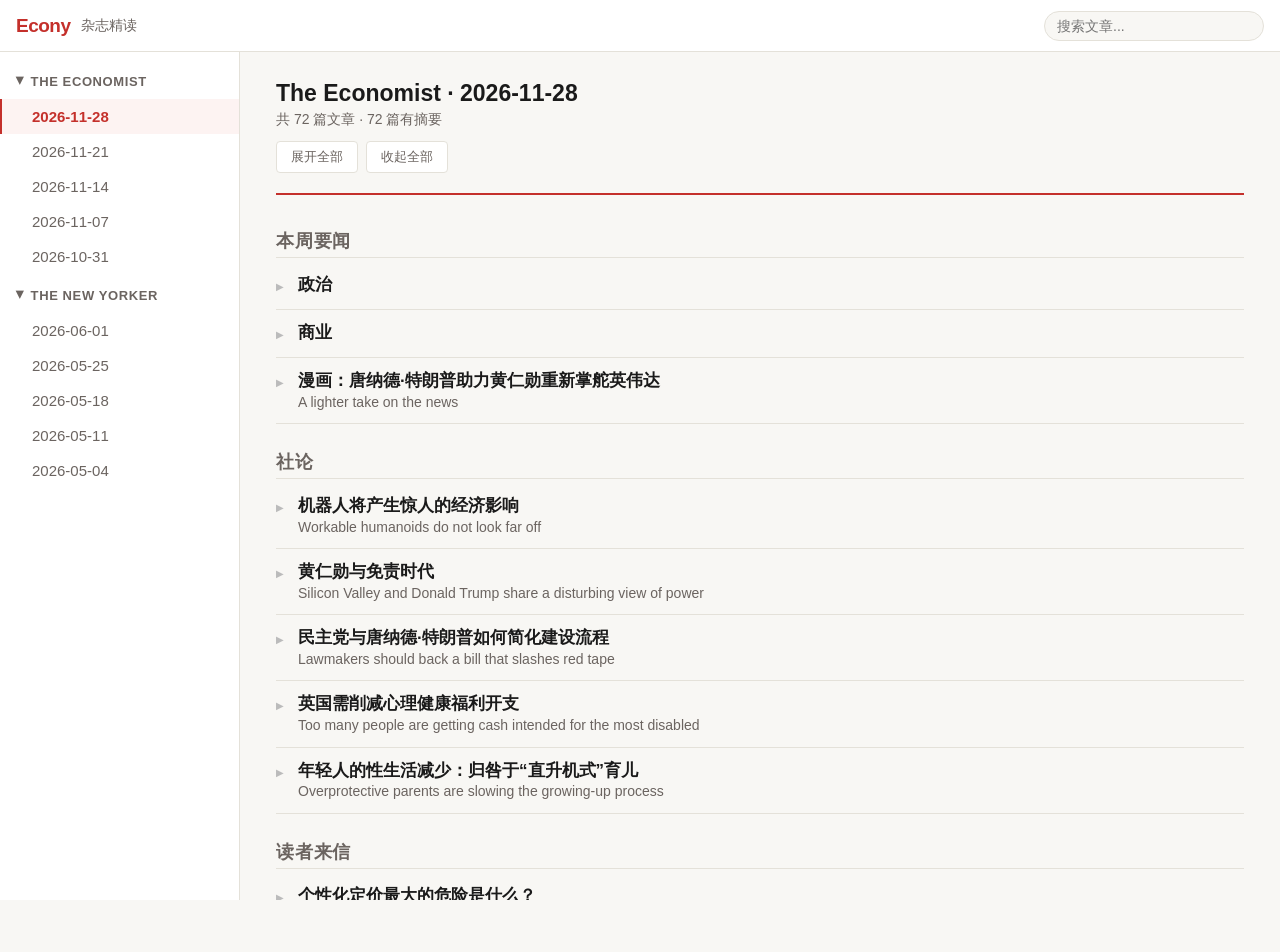
<file: docs/index.html>
<!DOCTYPE html>
<html lang="zh">
<head>
  <meta charset="UTF-8">
  <meta name="viewport" content="width=device-width, initial-scale=1.0">
  <title>Econy — 杂志精读</title>
  <link rel="stylesheet" href="style.css">
</head>
<body>

<div id="app">
  <header>
    <button id="menu-btn" aria-label="打开菜单">☰</button>
    <span class="logo">Econy</span>
    <span class="tagline">杂志精读</span>
    <input type="text" id="search" placeholder="搜索文章..." autocomplete="off">
  </header>

  <div id="overlay"></div>

  <div id="layout">
    <nav id="sidebar">
      <div class="mag-group">
        <div class="mag-title" data-mag="economist">
          <span class="arrow">▶</span> The Economist
        </div>
        <ul class="issue-list" id="list-economist"></ul>
      </div>
      <div class="mag-group">
        <div class="mag-title" data-mag="new_yorker">
          <span class="arrow">▶</span> The New Yorker
        </div>
        <ul class="issue-list" id="list-new_yorker"></ul>
      </div>
    </nav>

    <main id="content">
      <div id="placeholder">
        <p id="placeholder-text">← 请从左侧选择一期杂志</p>
      </div>
      <div id="issue-view" hidden>
        <div id="issue-header">
          <h1 id="issue-title"></h1>
          <div id="issue-meta"></div>
          <div id="issue-controls">
            <button id="btn-expand-all">展开全部</button>
            <button id="btn-collapse-all">收起全部</button>
          </div>
        </div>
        <div id="toc"></div>
      </div>
    </main>
  </div>
</div>

<script src="app.js"></script>
</body>
</html>
</file>
<file: docs/style.css>
:root {
  --bg: #f8f7f4;
  --surface: #ffffff;
  --border: #e4e1d9;
  --accent: #c4302b;
  --text: #1a1a1a;
  --text-secondary: #6b6460;
  --sidebar-w: 240px;
  --header-h: 52px;
  --font: -apple-system, "Helvetica Neue", Arial, "PingFang SC", "Microsoft YaHei", sans-serif;
}

* { box-sizing: border-box; margin: 0; padding: 0; }

body {
  font-family: var(--font);
  background: var(--bg);
  color: var(--text);
  height: 100vh;
  overflow: hidden;
}

/* ── Header ── */
header {
  position: fixed;
  top: 0; left: 0; right: 0;
  height: var(--header-h);
  background: var(--surface);
  border-bottom: 1px solid var(--border);
  display: flex;
  align-items: center;
  padding: 0 16px;
  gap: 10px;
  z-index: 200;
}

#menu-btn {
  display: none;
  background: none;
  border: none;
  font-size: 20px;
  cursor: pointer;
  color: var(--text-secondary);
  padding: 4px 6px;
  line-height: 1;
}

.logo {
  font-size: 19px;
  font-weight: 700;
  letter-spacing: -0.5px;
  color: var(--accent);
}

.tagline {
  font-size: 14px;
  color: var(--text-secondary);
  flex: 1;
}

#search {
  width: 220px;
  padding: 6px 12px;
  border: 1px solid var(--border);
  border-radius: 20px;
  font-size: 14px;
  background: var(--bg);
  outline: none;
  transition: border-color 0.15s;
}

#search:focus { border-color: #aaa; }

/* ── Overlay (mobile sidebar backdrop) ── */
#overlay {
  display: none;
  position: fixed;
  inset: 0;
  background: rgba(0,0,0,0.4);
  z-index: 149;
}

#overlay.visible { display: block; }

/* ── Layout ── */
#layout {
  display: flex;
  margin-top: var(--header-h);
  height: calc(100vh - var(--header-h));
}

/* ── Sidebar ── */
#sidebar {
  width: var(--sidebar-w);
  background: var(--surface);
  border-right: 1px solid var(--border);
  overflow-y: auto;
  padding: 12px 0;
  z-index: 150;
}

.mag-group { margin-bottom: 4px; }

.mag-title {
  padding: 10px 16px;
  font-size: 13px;
  font-weight: 700;
  text-transform: uppercase;
  letter-spacing: 0.6px;
  color: var(--text-secondary);
  cursor: pointer;
  user-select: none;
  display: flex;
  align-items: center;
  gap: 6px;
}

.mag-title:hover { color: var(--text); }

.mag-title .arrow {
  font-size: 10px;
  transition: transform 0.15s;
  display: inline-block;
}

.mag-title.open .arrow { transform: rotate(90deg); }

.issue-list {
  list-style: none;
  display: none;
}

.issue-list.open { display: block; }

.issue-list li {
  padding: 9px 16px 9px 30px;
  font-size: 15px;
  cursor: pointer;
  color: var(--text-secondary);
  border-left: 2px solid transparent;
  transition: all 0.1s;
  touch-action: manipulation;
  -webkit-tap-highlight-color: rgba(0,0,0,0.1);
}

.issue-list li:hover {
  background: var(--bg);
  color: var(--text);
}

.issue-list li.active {
  color: var(--accent);
  font-weight: 600;
  border-left-color: var(--accent);
  background: #fdf3f2;
}

/* ── Main content ── */
main {
  flex: 1;
  overflow-y: auto;
  padding: 28px 36px;
  min-width: 0;
}

#placeholder {
  color: var(--text-secondary);
  padding-top: 80px;
  text-align: center;
  font-size: 16px;
}

/* ── Issue header ── */
#issue-header {
  margin-bottom: 28px;
  padding-bottom: 20px;
  border-bottom: 2px solid var(--accent);
}

#issue-title {
  font-size: 23px;
  font-weight: 700;
  margin-bottom: 4px;
}

#issue-meta {
  font-size: 14px;
  color: var(--text-secondary);
  margin-bottom: 12px;
}

#issue-controls {
  display: flex;
  gap: 8px;
}

#issue-controls button {
  padding: 6px 14px;
  border: 1px solid var(--border);
  border-radius: 4px;
  background: var(--surface);
  font-size: 13px;
  cursor: pointer;
  color: var(--text-secondary);
  transition: all 0.1s;
}

#issue-controls button:hover {
  background: var(--bg);
  color: var(--text);
}

/* ── TOC sections ── */
.section-block {
  margin-bottom: 20px;
}

.section-name {
  font-size: 18px;
  font-weight: 700;
  text-transform: uppercase;
  letter-spacing: 0.8px;
  color: var(--text-secondary);
  padding: 6px 0 4px;
  border-bottom: 1px solid var(--border);
  margin-bottom: 4px;
}

/* ── Article rows ── */
.article {
  border-bottom: 1px solid var(--border);
}

.article-header {
  display: flex;
  align-items: baseline;
  gap: 10px;
  padding: 12px 0;
  cursor: pointer;
  user-select: none;
}

.article-header:hover .article-title { color: var(--accent); }

.article-toggle {
  font-size: 10px;
  color: #bbb;
  min-width: 12px;
  transition: transform 0.15s;
  display: inline-block;
  flex-shrink: 0;
}

.article.open .article-toggle { transform: rotate(90deg); color: var(--accent); }

.article-title {
  font-size: 17px;
  font-weight: 600;
  line-height: 1.35;
  flex: 1;
  transition: color 0.1s;
}

.article-subtitle {
  font-size: 14px;
  color: var(--text-secondary);
  line-height: 1.3;
  flex: 1;
}

.article-body {
  display: none;
  padding: 8px 22px 16px;
  font-size: 16px;
  line-height: 1.8;
  color: #333;
  background: #fafaf8;
  border-left: 2px solid var(--border);
  margin: 0 0 4px;
}

.article.open .article-body { display: block; }

.no-summary {
  color: var(--text-secondary);
  font-style: italic;
  font-size: 14px;
}

/* ── Keyboard focus ── */
.article.focused .article-title { color: var(--accent); }

/* ── Search highlight ── */
.article.search-hidden { display: none; }

mark {
  background: #fff176;
  border-radius: 2px;
  padding: 0 1px;
}

/* ── Scrollbar ── */
::-webkit-scrollbar { width: 6px; }
::-webkit-scrollbar-thumb { background: var(--border); border-radius: 3px; }
::-webkit-scrollbar-thumb:hover { background: #ccc; }

/* ════════════════════════════════════════════════════════
   MOBILE  (≤ 768px)
════════════════════════════════════════════════════════ */
@media (max-width: 768px) {

  /* Show hamburger button, hide tagline */
  #menu-btn { display: block; }
  .tagline { display: none; }

  /* Search stretches to fill header */
  #search { width: auto; flex: 1; min-width: 0; }

  /* Sidebar: hidden by default, shown as floating overlay when .open */
  #sidebar {
    display: none;
    position: fixed;
    top: var(--header-h);
    left: 0;
    bottom: 0;
    width: 80vw;
    max-width: 300px;
    min-width: unset;
    z-index: 150;
    overflow-y: auto;
    box-shadow: 4px 0 16px rgba(0,0,0,0.2);
  }

  #sidebar.open { display: block; }

  /* Main takes full width (sidebar is no longer in the flex flow) */
  main { padding: 20px 16px; }

  /* Typography adjustments */
  #issue-title  { font-size: 19px; }
  .section-name { font-size: 15px; }
  .article-title    { font-size: 15px; }
  .article-subtitle { font-size: 13px; }
  .article-body     { font-size: 15px; padding: 8px 12px 14px; }
  .article-header   { padding: 14px 0; }

  #issue-controls { flex-wrap: wrap; }
  #placeholder    { padding-top: 60px; font-size: 15px; }
}
</file>
